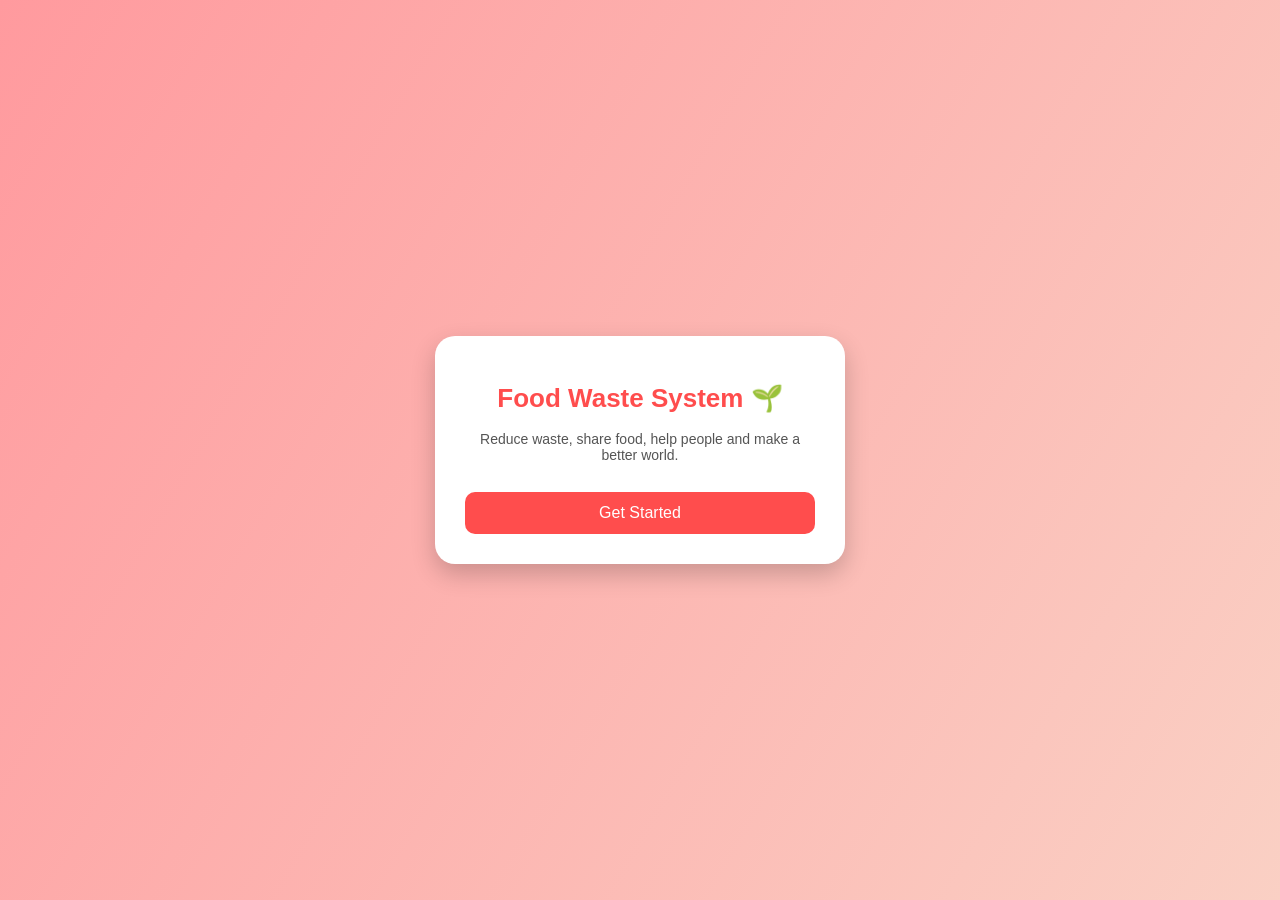
<file: index.html>
<!DOCTYPE html>
<html>
<head>
<title>Food Waste System</title>

<style>
body {
  margin: 0;
  font-family: Arial;
  background: linear-gradient(120deg, #ff9a9e, #fad0c4);
  height: 100vh;
  display: flex;
  justify-content: center;
  align-items: center;
}

.card {
  width: 350px;
  background: white;
  border-radius: 20px;
  box-shadow: 0 10px 25px rgba(0,0,0,0.2);
  text-align: center;
  padding: 30px;
}

h1 {
  color: #ff4d4d;
  font-size: 26px;
}

p {
  color: #555;
  font-size: 14px;
}

.btn {
  margin-top: 15px;
  padding: 12px;
  width: 100%;
  border: none;
  border-radius: 10px;
  background: #ff4d4d;
  color: white;
  font-size: 16px;
  cursor: pointer;
}

.btn:hover {
  background: #e60000;
}
</style>
</head>

<body>
  

<div class="card">
  

  <h1>Food Waste System 🌱</h1>

  <p>
    Reduce waste, share food, help people and make a better world.
  </p>

  <!-- REGISTER BUTTON -->
  <button class="btn" onclick="goRegister()">
    Get Started
  </button>

</div>

<script>
function goRegister(){
  window.location.href = "register.html";
}
</script>

</body>
</html>
</file>
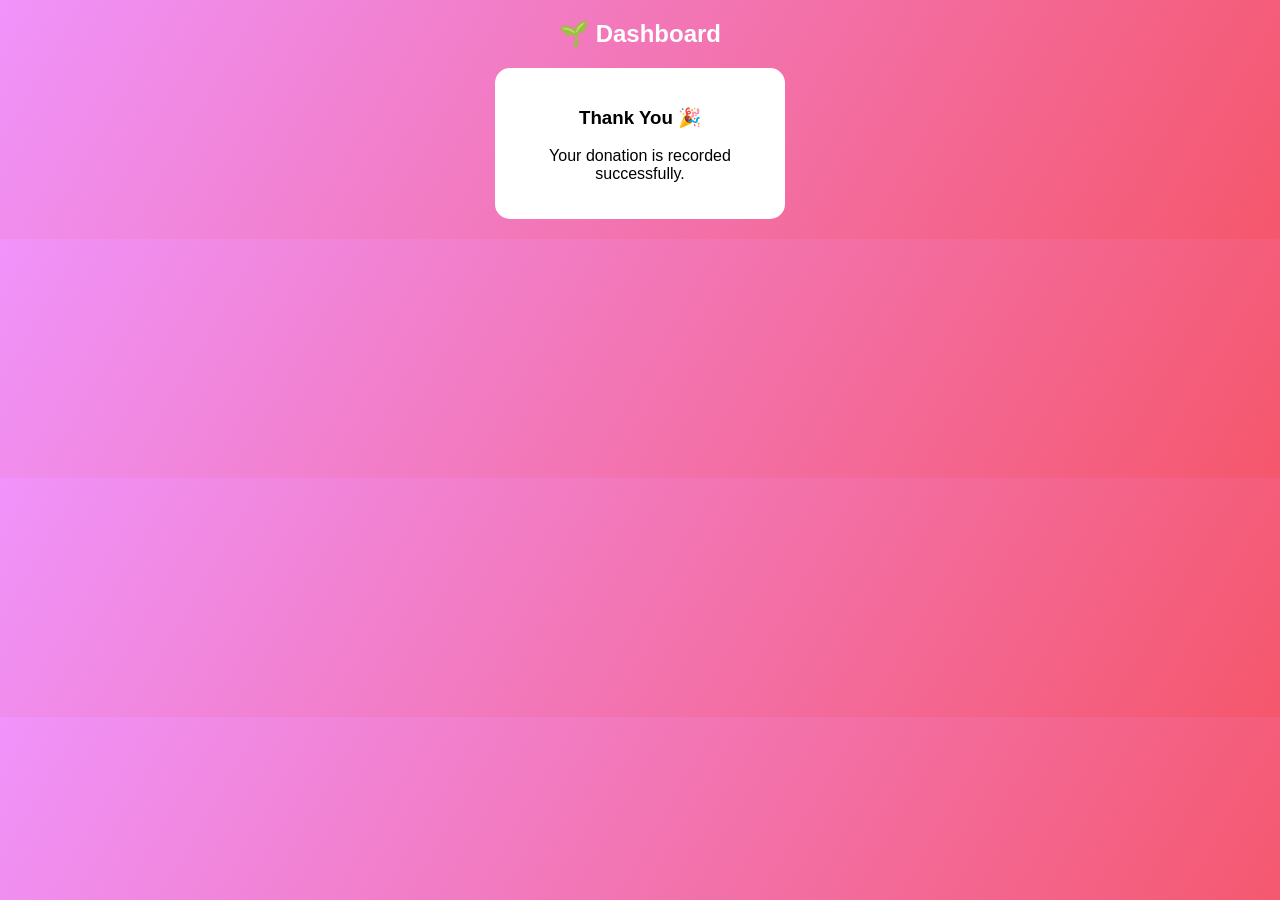
<file: dashboard.html>
<!DOCTYPE html>
<html>
<head>
<title>Dashboard</title>

<style>
body{
  font-family:Arial;
  margin:0;
  background:linear-gradient(120deg,#f093fb,#f5576c);
  text-align:center;
  color:white;
}

.card{
  width:250px;
  background:white;
  color:black;
  margin:20px auto;
  padding:20px;
  border-radius:15px;
}
</style>
</head>

<body>

<h2>🌱 Dashboard</h2>

<div class="card">
  <h3>Thank You 🎉</h3>
  <p>Your donation is recorded successfully.</p>
</div>

</body>
</html>
</file>
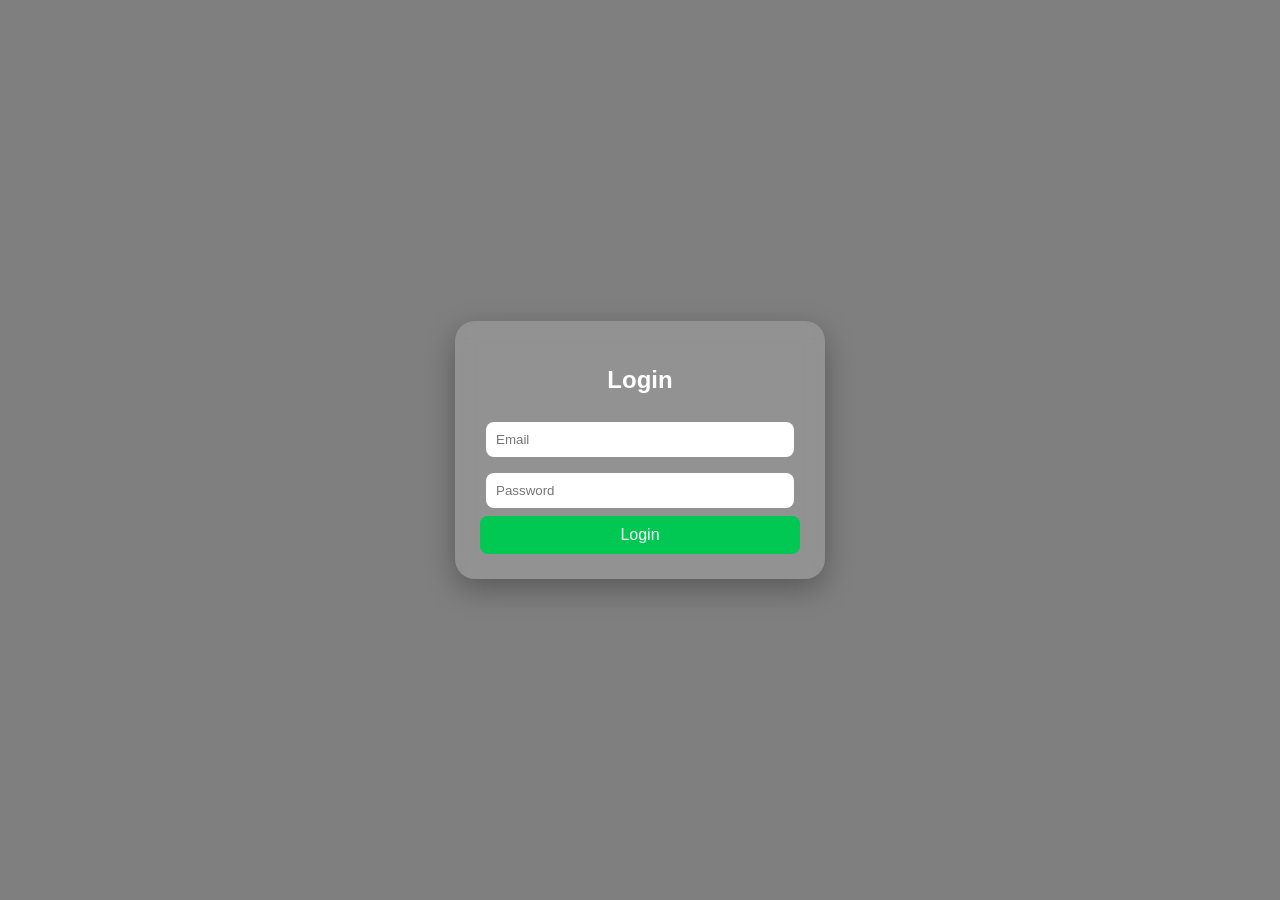
<file: login.html>
<!DOCTYPE html>
<html>
<head>
<title>Login</title>

<style>
body{
  margin:0;
  font-family:Arial;
  height:100vh;
  background-image:url("https://images.unsplash.com/photo-1504674900247-0877df9cc836");
  background-size:cover;
  background-position:center;
  display:flex;
  justify-content:center;
  align-items:center;
}

.overlay{
  position:absolute;
  width:100%;
  height:100%;
  background:rgba(0,0,0,0.5);
}

.card{
  position:relative;
  width:320px;
  padding:25px;
  border-radius:20px;
  background:rgba(255,255,255,0.15);
  backdrop-filter:blur(10px);
  text-align:center;
  color:white;
  z-index:1;
  box-shadow:0 10px 30px rgba(0,0,0,0.3);
}

input{
  width:90%;
  padding:10px;
  margin:8px 0;
  border:none;
  border-radius:8px;
  outline:none;
}

button{
  width:100%;
  padding:10px;
  background:#00c853;
  border:none;
  color:white;
  border-radius:8px;
  cursor:pointer;
  font-size:16px;
}

button:hover{
  background:#009624;
}
</style>
</head>

<body>

<div class="overlay"></div>

<div class="card">

  <h2> Login</h2>

  <input placeholder="Email">
  <input placeholder="Password">

  <!--  CONNECTED TO DONATION PAGE -->
  <button onclick="window.location.href='donate.html'">
    Login
  </button>

</div>

</body>
</html>
</file>
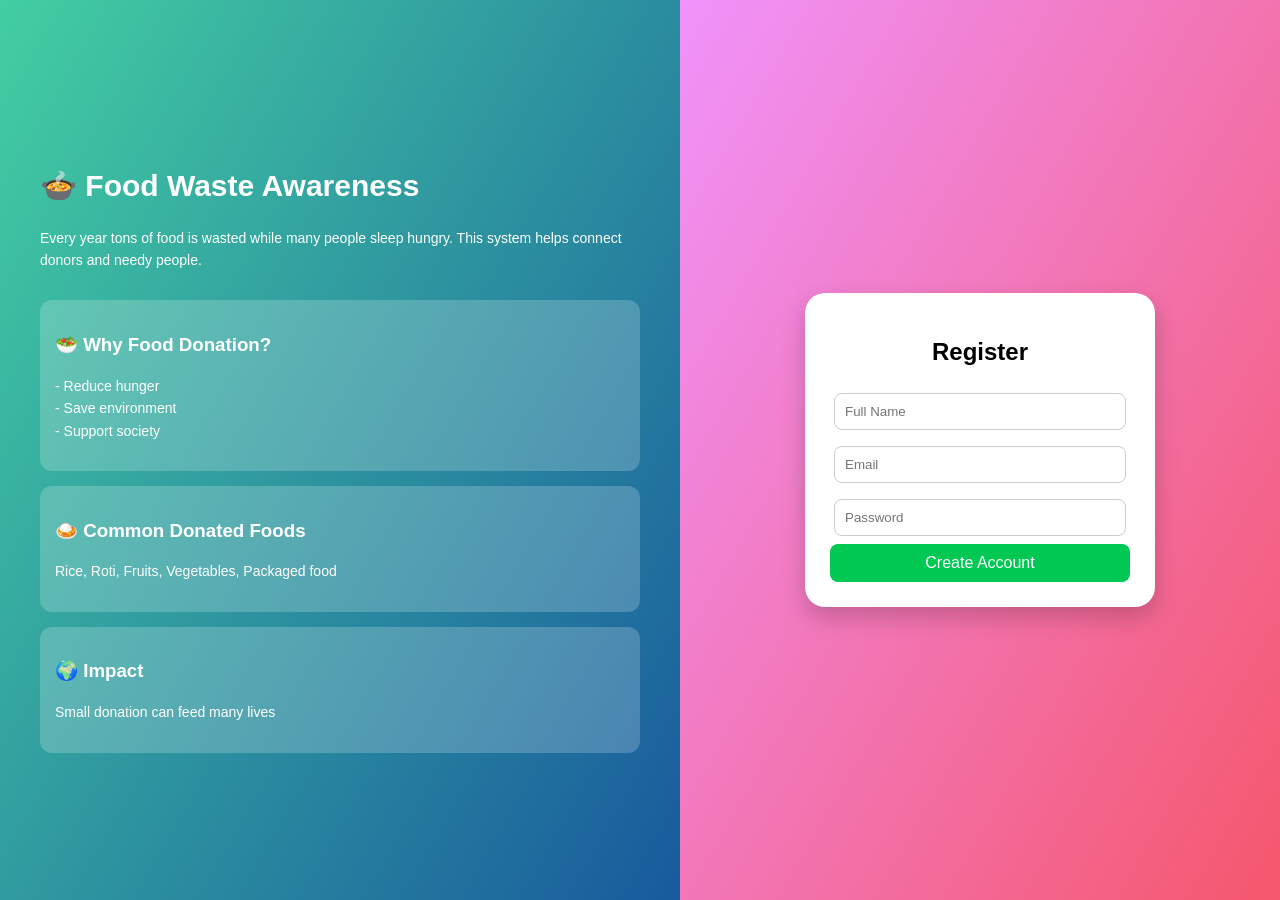
<file: register.html>
<!DOCTYPE html>
<html>
<head><!DOCTYPE html>
<html>
<head>
<title>Register</title>

<style>
body{
  margin:0;
  font-family:Arial;
  height:100vh;
  display:flex;
}

/* LEFT SIDE INFO PANEL */
.info{
  width:50%;
  background: linear-gradient(120deg,#43cea2,#185a9d);
  color:white;
  padding:40px;
  display:flex;
  flex-direction:column;
  justify-content:center;
}

.info h1{
  font-size:30px;
  margin-bottom:10px;
}

.info p{
  font-size:14px;
  line-height:1.6;
}

.food-box{
  background:rgba(255,255,255,0.2);
  padding:15px;
  margin-top:15px;
  border-radius:12px;
}

/* RIGHT SIDE FORM */
.form{
  width:50%;
  display:flex;
  justify-content:center;
  align-items:center;
  background: linear-gradient(120deg,#f093fb,#f5576c);
}

.card{
  width:300px;
  background:white;
  padding:25px;
  border-radius:20px;
  box-shadow:0 10px 25px rgba(0,0,0,0.2);
  text-align:center;
}

input{
  width:90%;
  padding:10px;
  margin:8px 0;
  border-radius:8px;
  border:1px solid #ccc;
}

button{
  width:100%;
  padding:10px;
  background:#00c853;
  color:white;
  border:none;
  border-radius:8px;
  cursor:pointer;
  font-size:16px;
}

button:hover{
  background:#009624;
}
</style>
</head>

<body>

<!-- LEFT INFO SECTION -->
<div class="info">

  <h1>🍲 Food Waste Awareness</h1>

  <p>
    Every year tons of food is wasted while many people sleep hungry.
    This system helps connect donors and needy people.
  </p>

  <div class="food-box">
    <h3>🥗 Why Food Donation?</h3>
    <p>- Reduce hunger<br>
       - Save environment<br>
       - Support society
    </p>
  </div>

  <div class="food-box">
    <h3>🍛 Common Donated Foods</h3>
    <p>Rice, Roti, Fruits, Vegetables, Packaged food</p>
  </div>

  <div class="food-box">
    <h3>🌍 Impact</h3>
    <p>Small donation can feed many lives</p>
  </div>

</div>

<!-- RIGHT FORM SECTION -->
<div class="form">

  <div class="card">

    <h2>Register</h2>

    <input placeholder="Full Name">
    <input placeholder="Email">
    <input placeholder="Password">

    <button onclick="goLogin()">Create Account</button>

  </div>

</div>

<script>
function goLogin(){
  window.location.href="login.html";
}
</script>

</body>
</html>
</file>
